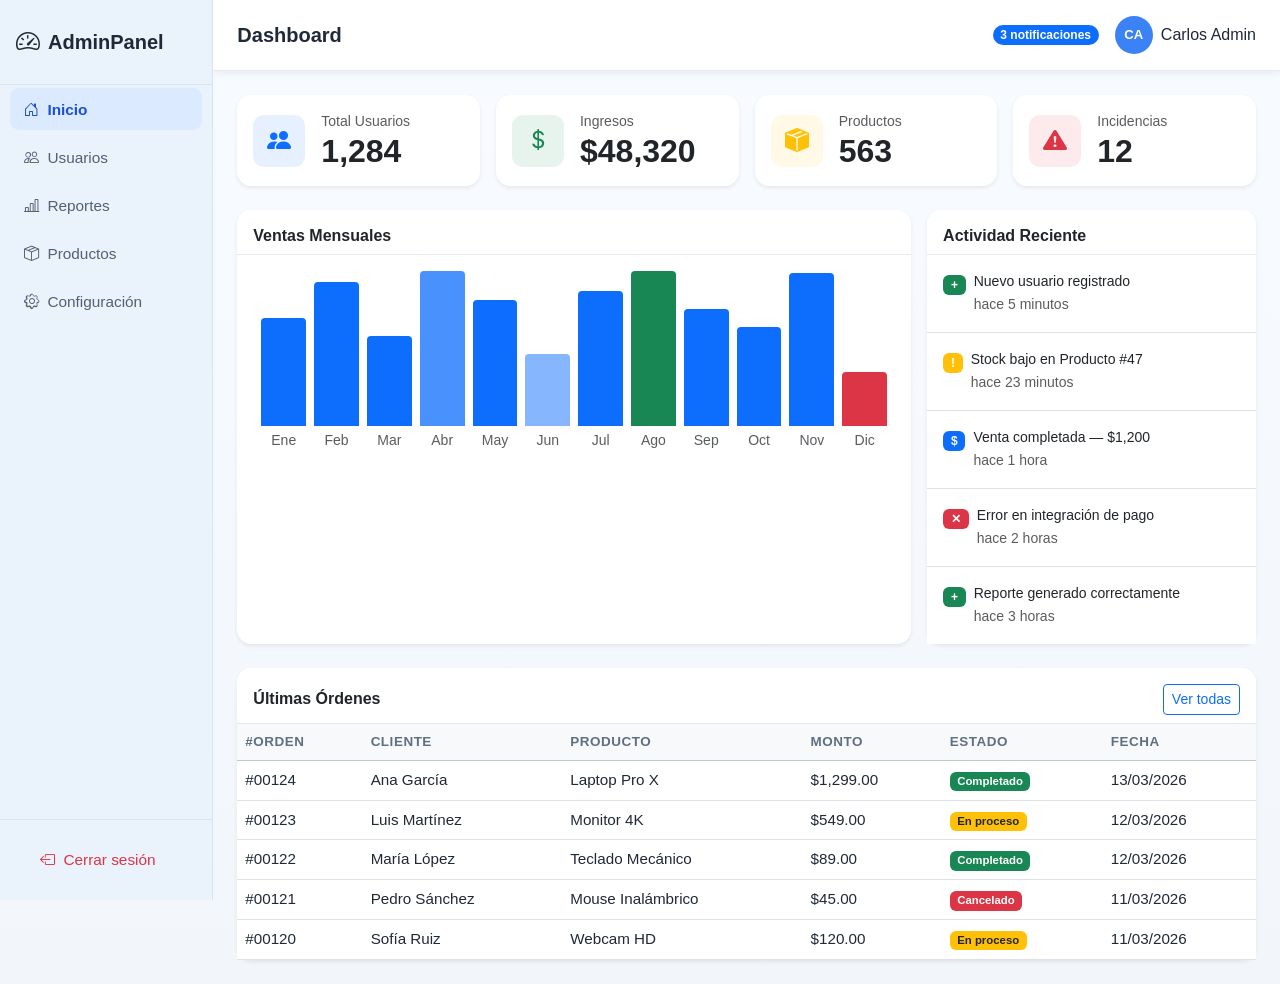
<file: laboratorio01.html>
<!DOCTYPE html>
<html lang="es">
<head>
  <meta charset="UTF-8" />
  <meta name="viewport" content="width=device-width, initial-scale=1.0" />
  <title>Dashboard Administrativo</title>
  <!-- Bootstrap 5 CSS -->
  <link
    href="https://cdn.jsdelivr.net/npm/bootstrap@5.3.3/dist/css/bootstrap.min.css"
    rel="stylesheet"
  />
  <!-- Bootstrap Icons -->
  <link
    href="https://cdn.jsdelivr.net/npm/bootstrap-icons@1.11.3/font/bootstrap-icons.min.css"
    rel="stylesheet"
  />
  <!-- Estilos personalizados -->
  <link rel="stylesheet" href="css/style01.css" />
</head>
<body>

  <!-- ======================================================
       WRAPPER PRINCIPAL — container-fluid ocupa todo el ancho
  ======================================================= -->
  <div class="container-fluid p-0">
    <div class="row g-0 min-vh-100">

      <!-- ================================================
           SIDEBAR — col fija de 2 columnas en md+
      ================================================= -->
      <aside class="col-12 col-md-2 sidebar d-flex flex-column">
        <!-- Logo / Marca -->
        <div class="sidebar-brand d-flex align-items-center gap-2 px-3 py-4">
          <i class="bi bi-speedometer2 fs-4"></i>
          <span class="fw-bold fs-5">AdminPanel</span>
        </div>

        <!-- Navegación -->
        <nav class="flex-grow-1">
          <ul class="nav flex-column">
            <li class="nav-item">
              <a href="#" class="nav-link active" data-section="inicio">
                <i class="bi bi-house-door me-2"></i>Inicio
              </a>
            </li>
            <li class="nav-item">
              <a href="#" class="nav-link" data-section="usuarios">
                <i class="bi bi-people me-2"></i>Usuarios
              </a>
            </li>
            <li class="nav-item">
              <a href="#" class="nav-link" data-section="reportes">
                <i class="bi bi-bar-chart-line me-2"></i>Reportes
              </a>
            </li>
            <li class="nav-item">
              <a href="#" class="nav-link" data-section="productos">
                <i class="bi bi-box-seam me-2"></i>Productos
              </a>
            </li>
            <li class="nav-item">
              <a href="#" class="nav-link" data-section="configuracion">
                <i class="bi bi-gear me-2"></i>Configuración
              </a>
            </li>
          </ul>
        </nav>

        <!-- Pie del sidebar -->
        <div class="sidebar-footer px-3 py-3">
          <a href="#" class="nav-link text-danger">
            <i class="bi bi-box-arrow-left me-2"></i>Cerrar sesión
          </a>
        </div>
      </aside>

      <!-- ================================================
           ÁREA DE CONTENIDO PRINCIPAL — col-12 col-md-10
      ================================================= -->
      <main class="col-12 col-md-10 main-content">

        <!-- Barra superior -->
        <header class="topbar d-flex align-items-center justify-content-between px-4 py-3">
          <h1 class="h5 mb-0 fw-semibold" id="topbar-title">Dashboard</h1>
          <div class="d-flex align-items-center gap-3">
            <span class="badge bg-primary rounded-pill">3 notificaciones</span>
            <div class="d-flex align-items-center gap-2">
              <div class="avatar">CA</div>
              <span class="d-none d-sm-inline fw-medium">Carlos Admin</span>
            </div>
          </div>
        </header>

        <!-- Contenido scrollable -->
        <div class="p-4">

          <!-- ╔══════════════════════════════════════════════╗
               ║  SECCIÓN: INICIO                           ║
               ╚══════════════════════════════════════════════╝ -->
          <section id="section-inicio">

          <!-- ── FILA 1: Tarjetas de métricas ──────────────── -->
          <div class="row g-3 mb-4">
            <div class="col-12 col-sm-6 col-xl-3">
              <div class="card metric-card border-0 shadow-sm h-100">
                <div class="card-body d-flex align-items-center gap-3">
                  <div class="metric-icon bg-primary bg-opacity-10 text-primary">
                    <i class="bi bi-people-fill fs-4"></i>
                  </div>
                  <div>
                    <p class="text-muted small mb-0">Total Usuarios</p>
                    <h2 class="fw-bold mb-0">1,284</h2>
                  </div>
                </div>
              </div>
            </div>

            <div class="col-12 col-sm-6 col-xl-3">
              <div class="card metric-card border-0 shadow-sm h-100">
                <div class="card-body d-flex align-items-center gap-3">
                  <div class="metric-icon bg-success bg-opacity-10 text-success">
                    <i class="bi bi-currency-dollar fs-4"></i>
                  </div>
                  <div>
                    <p class="text-muted small mb-0">Ingresos</p>
                    <h2 class="fw-bold mb-0">$48,320</h2>
                  </div>
                </div>
              </div>
            </div>

            <div class="col-12 col-sm-6 col-xl-3">
              <div class="card metric-card border-0 shadow-sm h-100">
                <div class="card-body d-flex align-items-center gap-3">
                  <div class="metric-icon bg-warning bg-opacity-10 text-warning">
                    <i class="bi bi-box-seam-fill fs-4"></i>
                  </div>
                  <div>
                    <p class="text-muted small mb-0">Productos</p>
                    <h2 class="fw-bold mb-0">563</h2>
                  </div>
                </div>
              </div>
            </div>

            <div class="col-12 col-sm-6 col-xl-3">
              <div class="card metric-card border-0 shadow-sm h-100">
                <div class="card-body d-flex align-items-center gap-3">
                  <div class="metric-icon bg-danger bg-opacity-10 text-danger">
                    <i class="bi bi-exclamation-triangle-fill fs-4"></i>
                  </div>
                  <div>
                    <p class="text-muted small mb-0">Incidencias</p>
                    <h2 class="fw-bold mb-0">12</h2>
                  </div>
                </div>
              </div>
            </div>
          </div>
          <!-- /FILA 1 -->

          <!-- ── FILA 2: Gráfico principal + actividad reciente ── -->
          <div class="row g-3 mb-4">
            <!-- Gráfico de ventas (8 columnas en lg) -->
            <div class="col-12 col-lg-8">
              <div class="card border-0 shadow-sm h-100">
                <div class="card-header bg-white border-0 pt-3">
                  <h6 class="fw-semibold mb-0">Ventas Mensuales</h6>
                </div>
                <div class="card-body">
                  <!-- Gráfico de barras simulado con CSS -->
                  <div class="chart-bars d-flex align-items-end gap-2 justify-content-between">
                    <div class="chart-bar-wrap text-center">
                      <div class="chart-bar bg-primary" style="height:60%"></div>
                      <small class="text-muted">Ene</small>
                    </div>
                    <div class="chart-bar-wrap text-center">
                      <div class="chart-bar bg-primary" style="height:80%"></div>
                      <small class="text-muted">Feb</small>
                    </div>
                    <div class="chart-bar-wrap text-center">
                      <div class="chart-bar bg-primary" style="height:50%"></div>
                      <small class="text-muted">Mar</small>
                    </div>
                    <div class="chart-bar-wrap text-center">
                      <div class="chart-bar bg-primary opacity-75" style="height:90%"></div>
                      <small class="text-muted">Abr</small>
                    </div>
                    <div class="chart-bar-wrap text-center">
                      <div class="chart-bar bg-primary" style="height:70%"></div>
                      <small class="text-muted">May</small>
                    </div>
                    <div class="chart-bar-wrap text-center">
                      <div class="chart-bar bg-primary opacity-50" style="height:40%"></div>
                      <small class="text-muted">Jun</small>
                    </div>
                    <div class="chart-bar-wrap text-center">
                      <div class="chart-bar bg-primary" style="height:75%"></div>
                      <small class="text-muted">Jul</small>
                    </div>
                    <div class="chart-bar-wrap text-center">
                      <div class="chart-bar bg-success" style="height:95%"></div>
                      <small class="text-muted">Ago</small>
                    </div>
                    <div class="chart-bar-wrap text-center">
                      <div class="chart-bar bg-primary" style="height:65%"></div>
                      <small class="text-muted">Sep</small>
                    </div>
                    <div class="chart-bar-wrap text-center">
                      <div class="chart-bar bg-primary" style="height:55%"></div>
                      <small class="text-muted">Oct</small>
                    </div>
                    <div class="chart-bar-wrap text-center">
                      <div class="chart-bar bg-primary" style="height:85%"></div>
                      <small class="text-muted">Nov</small>
                    </div>
                    <div class="chart-bar-wrap text-center">
                      <div class="chart-bar bg-danger" style="height:30%"></div>
                      <small class="text-muted">Dic</small>
                    </div>
                  </div>
                </div>
              </div>
            </div>

            <!-- Actividad reciente (4 columnas en lg) -->
            <div class="col-12 col-lg-4">
              <div class="card border-0 shadow-sm h-100">
                <div class="card-header bg-white border-0 pt-3">
                  <h6 class="fw-semibold mb-0">Actividad Reciente</h6>
                </div>
                <div class="card-body p-0">
                  <ul class="list-group list-group-flush">
                    <li class="list-group-item d-flex align-items-start gap-2 py-3">
                      <span class="badge bg-success mt-1">+</span>
                      <div>
                        <p class="mb-0 small fw-medium">Nuevo usuario registrado</p>
                        <small class="text-muted">hace 5 minutos</small>
                      </div>
                    </li>
                    <li class="list-group-item d-flex align-items-start gap-2 py-3">
                      <span class="badge bg-warning mt-1">!</span>
                      <div>
                        <p class="mb-0 small fw-medium">Stock bajo en Producto #47</p>
                        <small class="text-muted">hace 23 minutos</small>
                      </div>
                    </li>
                    <li class="list-group-item d-flex align-items-start gap-2 py-3">
                      <span class="badge bg-primary mt-1">$</span>
                      <div>
                        <p class="mb-0 small fw-medium">Venta completada — $1,200</p>
                        <small class="text-muted">hace 1 hora</small>
                      </div>
                    </li>
                    <li class="list-group-item d-flex align-items-start gap-2 py-3">
                      <span class="badge bg-danger mt-1">✕</span>
                      <div>
                        <p class="mb-0 small fw-medium">Error en integración de pago</p>
                        <small class="text-muted">hace 2 horas</small>
                      </div>
                    </li>
                    <li class="list-group-item d-flex align-items-start gap-2 py-3">
                      <span class="badge bg-success mt-1">+</span>
                      <div>
                        <p class="mb-0 small fw-medium">Reporte generado correctamente</p>
                        <small class="text-muted">hace 3 horas</small>
                      </div>
                    </li>
                  </ul>
                </div>
              </div>
            </div>
          </div>
          <!-- /FILA 2 -->

          <!-- ── FILA 3: Tabla de últimas órdenes ──────────── -->
          <div class="row g-3">
            <div class="col-12">
              <div class="card border-0 shadow-sm">
                <div class="card-header bg-white border-0 pt-3 d-flex justify-content-between align-items-center">
                  <h6 class="fw-semibold mb-0">Últimas Órdenes</h6>
                  <a href="#" class="btn btn-sm btn-outline-primary">Ver todas</a>
                </div>
                <div class="card-body p-0">
                  <div class="table-responsive">
                    <table class="table table-hover mb-0">
                      <thead class="table-light">
                        <tr>
                          <th scope="col">#Orden</th>
                          <th scope="col">Cliente</th>
                          <th scope="col">Producto</th>
                          <th scope="col">Monto</th>
                          <th scope="col">Estado</th>
                          <th scope="col">Fecha</th>
                        </tr>
                      </thead>
                      <tbody>
                        <tr>
                          <td>#00124</td>
                          <td>Ana García</td>
                          <td>Laptop Pro X</td>
                          <td>$1,299.00</td>
                          <td><span class="badge bg-success">Completado</span></td>
                          <td>13/03/2026</td>
                        </tr>
                        <tr>
                          <td>#00123</td>
                          <td>Luis Martínez</td>
                          <td>Monitor 4K</td>
                          <td>$549.00</td>
                          <td><span class="badge bg-warning text-dark">En proceso</span></td>
                          <td>12/03/2026</td>
                        </tr>
                        <tr>
                          <td>#00122</td>
                          <td>María López</td>
                          <td>Teclado Mecánico</td>
                          <td>$89.00</td>
                          <td><span class="badge bg-success">Completado</span></td>
                          <td>12/03/2026</td>
                        </tr>
                        <tr>
                          <td>#00121</td>
                          <td>Pedro Sánchez</td>
                          <td>Mouse Inalámbrico</td>
                          <td>$45.00</td>
                          <td><span class="badge bg-danger">Cancelado</span></td>
                          <td>11/03/2026</td>
                        </tr>
                        <tr>
                          <td>#00120</td>
                          <td>Sofía Ruiz</td>
                          <td>Webcam HD</td>
                          <td>$120.00</td>
                          <td><span class="badge bg-warning text-dark">En proceso</span></td>
                          <td>11/03/2026</td>
                        </tr>
                      </tbody>
                    </table>
                  </div>
                </div>
              </div>
            </div>
          </div>
          <!-- /FILA 3 -->

          </section><!-- /section-inicio -->

          <!-- ╔══════════════════════════════════════════════╗
               ║  SECCIÓN: USUARIOS                         ║
               ╚══════════════════════════════════════════════╝ -->
          <section id="section-usuarios" class="d-none">
            <div class="row g-3 mb-4">
              <div class="col-12">
                <div class="card border-0 shadow-sm">
                  <div class="card-header bg-white border-0 pt-3 d-flex justify-content-between align-items-center">
                    <h6 class="fw-semibold mb-0">Gestión de Usuarios</h6>
                    <button class="btn btn-sm btn-primary"><i class="bi bi-person-plus me-1"></i>Nuevo usuario</button>
                  </div>
                  <div class="card-body p-0">
                    <div class="table-responsive">
                      <table class="table table-hover mb-0">
                        <thead class="table-light">
                          <tr>
                            <th>#ID</th>
                            <th>Nombre</th>
                            <th>Correo</th>
                            <th>Rol</th>
                            <th>Estado</th>
                            <th>Acciones</th>
                          </tr>
                        </thead>
                        <tbody>
                          <tr>
                            <td>001</td><td>Ana García</td><td>ana@mail.com</td>
                            <td><span class="badge bg-primary">Admin</span></td>
                            <td><span class="badge bg-success">Activo</span></td>
                            <td>
                              <button class="btn btn-sm btn-outline-secondary me-1"><i class="bi bi-pencil"></i></button>
                              <button class="btn btn-sm btn-outline-danger"><i class="bi bi-trash"></i></button>
                            </td>
                          </tr>
                          <tr>
                            <td>002</td><td>Luis Martínez</td><td>luis@mail.com</td>
                            <td><span class="badge bg-secondary">Editor</span></td>
                            <td><span class="badge bg-success">Activo</span></td>
                            <td>
                              <button class="btn btn-sm btn-outline-secondary me-1"><i class="bi bi-pencil"></i></button>
                              <button class="btn btn-sm btn-outline-danger"><i class="bi bi-trash"></i></button>
                            </td>
                          </tr>
                          <tr>
                            <td>003</td><td>María López</td><td>maria@mail.com</td>
                            <td><span class="badge bg-info text-dark">Visor</span></td>
                            <td><span class="badge bg-warning text-dark">Inactivo</span></td>
                            <td>
                              <button class="btn btn-sm btn-outline-secondary me-1"><i class="bi bi-pencil"></i></button>
                              <button class="btn btn-sm btn-outline-danger"><i class="bi bi-trash"></i></button>
                            </td>
                          </tr>
                          <tr>
                            <td>004</td><td>Pedro Sánchez</td><td>pedro@mail.com</td>
                            <td><span class="badge bg-secondary">Editor</span></td>
                            <td><span class="badge bg-success">Activo</span></td>
                            <td>
                              <button class="btn btn-sm btn-outline-secondary me-1"><i class="bi bi-pencil"></i></button>
                              <button class="btn btn-sm btn-outline-danger"><i class="bi bi-trash"></i></button>
                            </td>
                          </tr>
                          <tr>
                            <td>005</td><td>Sofía Ruiz</td><td>sofia@mail.com</td>
                            <td><span class="badge bg-primary">Admin</span></td>
                            <td><span class="badge bg-success">Activo</span></td>
                            <td>
                              <button class="btn btn-sm btn-outline-secondary me-1"><i class="bi bi-pencil"></i></button>
                              <button class="btn btn-sm btn-outline-danger"><i class="bi bi-trash"></i></button>
                            </td>
                          </tr>
                        </tbody>
                      </table>
                    </div>
                  </div>
                </div>
              </div>
            </div>
          </section><!-- /section-usuarios -->

          <!-- ╔══════════════════════════════════════════════╗
               ║  SECCIÓN: REPORTES                         ║
               ╚══════════════════════════════════════════════╝ -->
          <section id="section-reportes" class="d-none">
            <div class="row g-3 mb-4">
              <div class="col-12 col-md-4">
                <div class="card border-0 shadow-sm text-center p-3">
                  <div class="metric-icon bg-primary bg-opacity-10 text-primary mx-auto mb-2">
                    <i class="bi bi-file-earmark-bar-graph fs-4"></i>
                  </div>
                  <h5 class="fw-bold">38</h5>
                  <p class="text-muted small mb-0">Reportes generados este mes</p>
                </div>
              </div>
              <div class="col-12 col-md-4">
                <div class="card border-0 shadow-sm text-center p-3">
                  <div class="metric-icon bg-success bg-opacity-10 text-success mx-auto mb-2">
                    <i class="bi bi-download fs-4"></i>
                  </div>
                  <h5 class="fw-bold">124</h5>
                  <p class="text-muted small mb-0">Descargas totales</p>
                </div>
              </div>
              <div class="col-12 col-md-4">
                <div class="card border-0 shadow-sm text-center p-3">
                  <div class="metric-icon bg-warning bg-opacity-10 text-warning mx-auto mb-2">
                    <i class="bi bi-clock-history fs-4"></i>
                  </div>
                  <h5 class="fw-bold">5</h5>
                  <p class="text-muted small mb-0">Reportes pendientes</p>
                </div>
              </div>
            </div>
            <div class="row g-3">
              <div class="col-12">
                <div class="card border-0 shadow-sm">
                  <div class="card-header bg-white border-0 pt-3">
                    <h6 class="fw-semibold mb-0">Reportes Disponibles</h6>
                  </div>
                  <div class="card-body">
                    <div class="list-group list-group-flush">
                      <div class="list-group-item d-flex justify-content-between align-items-center">
                        <div><i class="bi bi-file-earmark-text me-2 text-primary"></i>Reporte de Ventas — Febrero 2026</div>
                        <button class="btn btn-sm btn-outline-primary"><i class="bi bi-download"></i> Descargar</button>
                      </div>
                      <div class="list-group-item d-flex justify-content-between align-items-center">
                        <div><i class="bi bi-file-earmark-text me-2 text-primary"></i>Reporte de Usuarios — Q1 2026</div>
                        <button class="btn btn-sm btn-outline-primary"><i class="bi bi-download"></i> Descargar</button>
                      </div>
                      <div class="list-group-item d-flex justify-content-between align-items-center">
                        <div><i class="bi bi-file-earmark-text me-2 text-primary"></i>Reporte de Inventario — Marzo 2026</div>
                        <button class="btn btn-sm btn-outline-primary"><i class="bi bi-download"></i> Descargar</button>
                      </div>
                      <div class="list-group-item d-flex justify-content-between align-items-center">
                        <div><i class="bi bi-file-earmark-text me-2 text-warning"></i>Reporte de Incidencias — Pendiente</div>
                        <span class="badge bg-warning text-dark">En proceso</span>
                      </div>
                    </div>
                  </div>
                </div>
              </div>
            </div>
          </section><!-- /section-reportes -->

          <!-- ╔══════════════════════════════════════════════╗
               ║  SECCIÓN: PRODUCTOS                        ║
               ╚══════════════════════════════════════════════╝ -->
          <section id="section-productos" class="d-none">
            <div class="row g-3 mb-4">
              <div class="col-12 d-flex justify-content-between align-items-center">
                <h6 class="fw-semibold mb-0">Catálogo de Productos</h6>
                <button class="btn btn-sm btn-primary"><i class="bi bi-plus-lg me-1"></i>Agregar producto</button>
              </div>
            </div>
            <div class="row g-3">
              <div class="col-12 col-sm-6 col-lg-4">
                <div class="card border-0 shadow-sm h-100">
                  <div class="card-body">
                    <div class="d-flex justify-content-between">
                      <span class="badge bg-success mb-2">En stock</span>
                      <small class="text-muted">#P001</small>
                    </div>
                    <h6 class="fw-semibold">Laptop Pro X</h6>
                    <p class="text-muted small">Procesador i9, 32GB RAM, 1TB SSD</p>
                    <div class="d-flex justify-content-between align-items-center">
                      <span class="fw-bold text-primary">$1,299.00</span>
                      <span class="small text-muted">Stock: 42</span>
                    </div>
                  </div>
                </div>
              </div>
              <div class="col-12 col-sm-6 col-lg-4">
                <div class="card border-0 shadow-sm h-100">
                  <div class="card-body">
                    <div class="d-flex justify-content-between">
                      <span class="badge bg-success mb-2">En stock</span>
                      <small class="text-muted">#P002</small>
                    </div>
                    <h6 class="fw-semibold">Monitor 4K 27"</h6>
                    <p class="text-muted small">Panel IPS, 144Hz, HDR400</p>
                    <div class="d-flex justify-content-between align-items-center">
                      <span class="fw-bold text-primary">$549.00</span>
                      <span class="small text-muted">Stock: 18</span>
                    </div>
                  </div>
                </div>
              </div>
              <div class="col-12 col-sm-6 col-lg-4">
                <div class="card border-0 shadow-sm h-100">
                  <div class="card-body">
                    <div class="d-flex justify-content-between">
                      <span class="badge bg-warning text-dark mb-2">Stock bajo</span>
                      <small class="text-muted">#P003</small>
                    </div>
                    <h6 class="fw-semibold">Teclado Mecánico</h6>
                    <p class="text-muted small">Switch Red, RGB, TKL</p>
                    <div class="d-flex justify-content-between align-items-center">
                      <span class="fw-bold text-primary">$89.00</span>
                      <span class="small text-warning fw-semibold">Stock: 4</span>
                    </div>
                  </div>
                </div>
              </div>
              <div class="col-12 col-sm-6 col-lg-4">
                <div class="card border-0 shadow-sm h-100">
                  <div class="card-body">
                    <div class="d-flex justify-content-between">
                      <span class="badge bg-success mb-2">En stock</span>
                      <small class="text-muted">#P004</small>
                    </div>
                    <h6 class="fw-semibold">Mouse Inalámbrico</h6>
                    <p class="text-muted small">DPI ajustable, recargable</p>
                    <div class="d-flex justify-content-between align-items-center">
                      <span class="fw-bold text-primary">$45.00</span>
                      <span class="small text-muted">Stock: 97</span>
                    </div>
                  </div>
                </div>
              </div>
              <div class="col-12 col-sm-6 col-lg-4">
                <div class="card border-0 shadow-sm h-100">
                  <div class="card-body">
                    <div class="d-flex justify-content-between">
                      <span class="badge bg-success mb-2">En stock</span>
                      <small class="text-muted">#P005</small>
                    </div>
                    <h6 class="fw-semibold">Webcam HD 1080p</h6>
                    <p class="text-muted small">Con micrófono, plug &amp; play</p>
                    <div class="d-flex justify-content-between align-items-center">
                      <span class="fw-bold text-primary">$120.00</span>
                      <span class="small text-muted">Stock: 31</span>
                    </div>
                  </div>
                </div>
              </div>
              <div class="col-12 col-sm-6 col-lg-4">
                <div class="card border-0 shadow-sm h-100">
                  <div class="card-body">
                    <div class="d-flex justify-content-between">
                      <span class="badge bg-danger mb-2">Sin stock</span>
                      <small class="text-muted">#P006</small>
                    </div>
                    <h6 class="fw-semibold">Auriculares 7.1</h6>
                    <p class="text-muted small">Sonido surround, cancelación ruido</p>
                    <div class="d-flex justify-content-between align-items-center">
                      <span class="fw-bold text-primary">$210.00</span>
                      <span class="small text-danger fw-semibold">Stock: 0</span>
                    </div>
                  </div>
                </div>
              </div>
            </div>
          </section><!-- /section-productos -->

          <!-- ╔══════════════════════════════════════════════╗
               ║  SECCIÓN: CONFIGURACIÓN                    ║
               ╚══════════════════════════════════════════════╝ -->
          <section id="section-configuracion" class="d-none">
            <div class="row g-3">
              <div class="col-12 col-md-6">
                <div class="card border-0 shadow-sm">
                  <div class="card-header bg-white border-0 pt-3">
                    <h6 class="fw-semibold mb-0"><i class="bi bi-person-gear me-2"></i>Perfil de Administrador</h6>
                  </div>
                  <div class="card-body">
                    <div class="mb-3">
                      <label class="form-label small fw-medium">Nombre completo</label>
                      <input type="text" class="form-control" value="Carlos Admin">
                    </div>
                    <div class="mb-3">
                      <label class="form-label small fw-medium">Correo electrónico</label>
                      <input type="email" class="form-control" value="carlos@adminpanel.com">
                    </div>
                    <div class="mb-3">
                      <label class="form-label small fw-medium">Rol</label>
                      <input type="text" class="form-control" value="Administrador" disabled>
                    </div>
                    <button class="btn btn-primary btn-sm">Guardar cambios</button>
                  </div>
                </div>
              </div>
              <div class="col-12 col-md-6">
                <div class="card border-0 shadow-sm">
                  <div class="card-header bg-white border-0 pt-3">
                    <h6 class="fw-semibold mb-0"><i class="bi bi-shield-lock me-2"></i>Seguridad</h6>
                  </div>
                  <div class="card-body">
                    <div class="mb-3">
                      <label class="form-label small fw-medium">Contraseña actual</label>
                      <input type="password" class="form-control" placeholder="••••••••">
                    </div>
                    <div class="mb-3">
                      <label class="form-label small fw-medium">Nueva contraseña</label>
                      <input type="password" class="form-control" placeholder="••••••••">
                    </div>
                    <div class="mb-3">
                      <label class="form-label small fw-medium">Confirmar contraseña</label>
                      <input type="password" class="form-control" placeholder="••••••••">
                    </div>
                    <button class="btn btn-outline-danger btn-sm">Cambiar contraseña</button>
                  </div>
                </div>
              </div>
              <div class="col-12">
                <div class="card border-0 shadow-sm">
                  <div class="card-header bg-white border-0 pt-3">
                    <h6 class="fw-semibold mb-0"><i class="bi bi-toggles me-2"></i>Preferencias del Sistema</h6>
                  </div>
                  <div class="card-body">
                    <div class="row g-3">
                      <div class="col-12 col-sm-6">
                        <div class="form-check form-switch">
                          <input class="form-check-input" type="checkbox" id="notifEmail" checked>
                          <label class="form-check-label small" for="notifEmail">Notificaciones por correo</label>
                        </div>
                      </div>
                      <div class="col-12 col-sm-6">
                        <div class="form-check form-switch">
                          <input class="form-check-input" type="checkbox" id="notifSistema" checked>
                          <label class="form-check-label small" for="notifSistema">Notificaciones del sistema</label>
                        </div>
                      </div>
                      <div class="col-12 col-sm-6">
                        <div class="form-check form-switch">
                          <input class="form-check-input" type="checkbox" id="modoOscuro">
                          <label class="form-check-label small" for="modoOscuro">Modo oscuro</label>
                        </div>
                      </div>
                      <div class="col-12 col-sm-6">
                        <div class="form-check form-switch">
                          <input class="form-check-input" type="checkbox" id="backupAuto" checked>
                          <label class="form-check-label small" for="backupAuto">Respaldo automático</label>
                        </div>
                      </div>
                    </div>
                  </div>
                </div>
              </div>
            </div>
          </section><!-- /section-configuracion -->

        </div>
        <!-- /contenido scrollable -->
      </main>
      <!-- /ÁREA DE CONTENIDO -->

    </div><!-- /row -->
  </div><!-- /container-fluid -->

  <!-- Bootstrap 5 JS -->
  <script src="https://cdn.jsdelivr.net/npm/bootstrap@5.3.3/dist/js/bootstrap.bundle.min.js"></script>

  <script>
    const navLinks = document.querySelectorAll('.sidebar .nav-link[data-section]');
    const topbarTitle = document.getElementById('topbar-title');

    const sectionTitles = {
      inicio: 'Dashboard',
      usuarios: 'Usuarios',
      reportes: 'Reportes',
      productos: 'Productos',
      configuracion: 'Configuración'
    };

    navLinks.forEach(link => {
      link.addEventListener('click', function (e) {
        e.preventDefault();
        const target = this.dataset.section;

        // Actualizar classes activas en el sidebar
        navLinks.forEach(l => l.classList.remove('active'));
        this.classList.add('active');

        // Mostrar/ocultar secciones
        document.querySelectorAll('section[id^="section-"]').forEach(sec => {
          sec.classList.add('d-none');
        });
        document.getElementById('section-' + target).classList.remove('d-none');

        // Cambiar título de la topbar
        if (topbarTitle) topbarTitle.textContent = sectionTitles[target] || target;
      });
    });
  </script>
</body>
</html>
</file>
<file: css/style01.css>
/* Estilos personalizados para el Laboratorio DPW2 */

/* Tema base claro */
:root {
  --body-bg: #f8fafc;
  --surface-bg: #ffffff;
  --surface-soft: #f4f7fb;
  --sidebar-bg: #eef4fb;
  --sidebar-border: #d7e3f3;
  --text-main: #1f2937;
  --text-muted: #526173;
  --accent: #3b82f6;
  --accent-soft: #dbeafe;
  --line: #e3eaf2;
}

html,
body {
  background: linear-gradient(180deg, #f8fbff 0%, #f2f6fb 100%);
  color: var(--text-main);
  font-family: "Segoe UI", "Helvetica Neue", Arial, sans-serif;
}

/* Sidebar clara con texto oscuro */
.sidebar {
  background-color: var(--sidebar-bg);
  color: var(--text-main);
  min-height: 100vh;
  position: sticky;
  top: 0;
  height: 100vh;
  overflow-y: auto;
  border-right: 1px solid var(--sidebar-border);
}

.sidebar-brand {
  color: var(--text-main);
  border-bottom: 1px solid var(--sidebar-border);
}

.sidebar .nav-link {
  color: var(--text-muted);
  border-radius: 0.6rem;
  margin: 3px 10px;
  padding: 0.6rem 0.9rem;
  transition: background-color 0.2s, color 0.2s;
  font-size: 0.95rem;
}

.sidebar .nav-link:hover {
  background-color: var(--surface-bg);
  color: var(--text-main);
}

.sidebar .nav-link.active {
  background-color: var(--accent-soft);
  color: #1d4ed8;
  font-weight: 700;
}

.sidebar-footer {
  border-top: 1px solid var(--sidebar-border);
}

.sidebar-footer .nav-link {
  font-size: 0.9rem;
}

/* Topbar clara */
.topbar {
  background-color: var(--surface-bg);
  border-bottom: 1px solid var(--line);
  position: sticky;
  top: 0;
  z-index: 100;
  box-shadow: 0 2px 8px rgba(40, 60, 90, 0.08);
}

.topbar h1 {
  color: var(--text-main);
}

.avatar {
  width: 38px;
  height: 38px;
  border-radius: 50%;
  background-color: var(--accent);
  color: #ffffff;
  display: flex;
  align-items: center;
  justify-content: center;
  font-size: 0.82rem;
  font-weight: 700;
  flex-shrink: 0;
}

/* Contenido principal */
.main-content {
  background-color: transparent;
  overflow-y: auto;
}

.metric-card {
  border-radius: 0.9rem;
  border: 1px solid var(--line);
  background-color: var(--surface-bg);
  transition: transform 0.15s, box-shadow 0.15s;
}

.metric-card:hover {
  transform: translateY(-2px);
  box-shadow: 0 10px 24px rgba(35, 55, 90, 0.1) !important;
}

.metric-icon {
  width: 52px;
  height: 52px;
  border-radius: 0.7rem;
  display: flex;
  align-items: center;
  justify-content: center;
  flex-shrink: 0;
}

.chart-bars {
  height: 180px;
  padding: 0 0.5rem;
}

.chart-bar-wrap {
  flex: 1;
  display: flex;
  flex-direction: column;
  align-items: center;
  justify-content: flex-end;
  height: 100%;
  gap: 4px;
}

.chart-bar {
  width: 100%;
  border-radius: 4px 4px 0 0;
  transition: opacity 0.2s;
  min-height: 4px;
}

.chart-bar:hover {
  opacity: 0.78;
  cursor: pointer;
}

.card {
  border-radius: 0.9rem;
  border: 1px solid var(--line);
  background-color: var(--surface-bg);
}

.card-header {
  border-radius: 0.9rem 0.9rem 0 0 !important;
  border-bottom: 1px solid var(--line) !important;
}

.table th {
  font-weight: 700;
  font-size: 0.84rem;
  text-transform: uppercase;
  letter-spacing: 0.04em;
  color: #5f6f82;
}

.table td {
  vertical-align: middle;
  color: var(--text-main);
  font-size: 0.94rem;
}

/* CELULAR: hasta 767.98px */
@media (max-width: 767.98px) {
  html {
    font-size: 14px;
  }

  :root {
    --sidebar-bg: #f2f7ff;
    --surface-bg: #ffffff;
  }

  .sidebar {
    display: none !important;
  }

  .sidebar .nav-link {
    font-size: 0.86rem;
    padding: 0.5rem 0.75rem;
  }

  .sidebar-footer {
    display: none !important;
  }

  .sidebar-brand span {
    display: none;
  }
}

/* TABLET: 768px a 991.98px */
@media (min-width: 768px) and (max-width: 991.98px) {
  html {
    font-size: 15px;
  }

  :root {
    --sidebar-bg: #edf5ff;
    --surface-bg: #ffffff;
    --body-bg: #f5f8fd;
  }

  .sidebar .nav-link {
    font-size: 0.9rem;
  }

  .topbar h1 {
    font-size: 1.15rem;
  }
}

/* PC: desde 992px */
@media (min-width: 992px) {
  html {
    font-size: 16px;
  }

  :root {
    --sidebar-bg: #eaf2fc;
    --surface-bg: #ffffff;
    --body-bg: #f4f7fb;
  }

  .sidebar .nav-link {
    font-size: 0.96rem;
  }

  .topbar h1 {
    font-size: 1.25rem;
  }

  .table td {
    font-size: 0.95rem;
  }
}
</file>
<file: css/style02.css>
/* Estilos personalizados para el Laboratorio DPW2 */

/* Tema base claro */
:root {
  --body-bg: #f8fafc;
  --surface-bg: #ffffff;
  --surface-soft: #f4f7fb;
  --sidebar-bg: #eef4fb;
  --sidebar-border: #d7e3f3;
  --text-main: #1f2937;
  --text-muted: #526173;
  --accent: #3b82f6;
  --accent-soft: #dbeafe;
  --line: #e3eaf2;
}

html,
body {
  background: linear-gradient(180deg, #f8fbff 0%, #f2f6fb 100%);
  color: var(--text-main);
  font-family: "Segoe UI", "Helvetica Neue", Arial, sans-serif;
}

/* Sidebar clara con texto oscuro */
.sidebar {
  background-color: var(--sidebar-bg);
  color: var(--text-main);
  min-height: 100vh;
  position: sticky;
  top: 0;
  height: 100vh;
  overflow-y: auto;
  border-right: 1px solid var(--sidebar-border);
}

.sidebar-brand {
  color: var(--text-main);
  border-bottom: 1px solid var(--sidebar-border);
}

.sidebar .nav-link {
  color: var(--text-muted);
  border-radius: 0.6rem;
  margin: 3px 10px;
  padding: 0.6rem 0.9rem;
  transition: background-color 0.2s, color 0.2s;
  font-size: 0.95rem;
}

.sidebar .nav-link:hover {
  background-color: var(--surface-bg);
  color: var(--text-main);
}

.sidebar .nav-link.active {
  background-color: var(--accent-soft);
  color: #1d4ed8;
  font-weight: 700;
}

.sidebar-footer {
  border-top: 1px solid var(--sidebar-border);
}

.sidebar-footer .nav-link {
  font-size: 0.9rem;
}

/* Topbar clara */
.topbar {
  background-color: var(--surface-bg);
  border-bottom: 1px solid var(--line);
  position: sticky;
  top: 0;
  z-index: 100;
  box-shadow: 0 2px 8px rgba(40, 60, 90, 0.08);
}

.topbar h1 {
  color: var(--text-main);
}

.avatar {
  width: 38px;
  height: 38px;
  border-radius: 50%;
  background-color: var(--accent);
  color: #ffffff;
  display: flex;
  align-items: center;
  justify-content: center;
  font-size: 0.82rem;
  font-weight: 700;
  flex-shrink: 0;
}

/* Contenido principal */
.main-content {
  background-color: transparent;
  overflow-y: auto;
}

.metric-card {
  border-radius: 0.9rem;
  border: 1px solid var(--line);
  background-color: var(--surface-bg);
  transition: transform 0.15s, box-shadow 0.15s;
}

.metric-card:hover {
  transform: translateY(-2px);
  box-shadow: 0 10px 24px rgba(35, 55, 90, 0.1) !important;
}

.metric-icon {
  width: 52px;
  height: 52px;
  border-radius: 0.7rem;
  display: flex;
  align-items: center;
  justify-content: center;
  flex-shrink: 0;
}

.chart-bars {
  height: 180px;
  padding: 0 0.5rem;
}

.chart-bar-wrap {
  flex: 1;
  display: flex;
  flex-direction: column;
  align-items: center;
  justify-content: flex-end;
  height: 100%;
  gap: 4px;
}

.chart-bar {
  width: 100%;
  border-radius: 4px 4px 0 0;
  transition: opacity 0.2s;
  min-height: 4px;
}

.chart-bar:hover {
  opacity: 0.78;
  cursor: pointer;
}

.card {
  border-radius: 0.9rem;
  border: 1px solid var(--line);
  background-color: var(--surface-bg);
}

.card-header {
  border-radius: 0.9rem 0.9rem 0 0 !important;
  border-bottom: 1px solid var(--line) !important;
}

.table th {
  font-weight: 700;
  font-size: 0.84rem;
  text-transform: uppercase;
  letter-spacing: 0.04em;
  color: #5f6f82;
}

.table td {
  vertical-align: middle;
  color: var(--text-main);
  font-size: 0.94rem;
}

.sidebar-backdrop {
  display: none;
}

/* CELULAR: hasta 767.98px */
@media (max-width: 767.98px) {
  html {
    font-size: 14px;
  }

  :root {
    --sidebar-bg: #f2f7ff;
    --surface-bg: #ffffff;
  }

  .sidebar {
    display: flex !important;
    position: fixed;
    top: 0;
    left: 0;
    right: 0;
    height: auto;
    min-height: 0;
    max-height: 78vh;
    transform: translateY(-110%);
    transition: transform 0.28s ease;
    z-index: 1200;
    border-right: 0;
    border-bottom: 1px solid var(--sidebar-border);
    box-shadow: 0 14px 28px rgba(20, 30, 50, 0.18);
  }

  body.sidebar-mobile-open .sidebar {
    transform: translateY(0);
  }

  .sidebar-backdrop {
    display: block;
    position: fixed;
    inset: 0;
    background: rgba(20, 30, 50, 0.26);
    opacity: 0;
    pointer-events: none;
    transition: opacity 0.2s ease;
    z-index: 1100;
  }

  body.sidebar-mobile-open .sidebar-backdrop {
    opacity: 1;
    pointer-events: auto;
  }

  .sidebar nav .nav {
    flex-direction: column !important;
    flex-wrap: nowrap;
  }

  .sidebar .nav-link {
    font-size: 0.86rem;
    padding: 0.5rem 0.75rem;
  }

  .sidebar-footer {
    display: block !important;
  }

  .sidebar-brand span {
    display: inline;
  }
}

/* TABLET: 768px a 991.98px */
@media (min-width: 768px) and (max-width: 991.98px) {
  html {
    font-size: 15px;
  }

  :root {
    --sidebar-bg: #edf5ff;
    --surface-bg: #ffffff;
    --body-bg: #f5f8fd;
  }

  .sidebar .nav-link {
    font-size: 0.9rem;
  }

  .topbar h1 {
    font-size: 1.15rem;
  }
}

/* PC: desde 992px */
@media (min-width: 992px) {
  html {
    font-size: 16px;
  }

  :root {
    --sidebar-bg: #eaf2fc;
    --surface-bg: #ffffff;
    --body-bg: #f4f7fb;
  }

  .sidebar .nav-link {
    font-size: 0.96rem;
  }

  .topbar h1 {
    font-size: 1.25rem;
  }

  .table td {
    font-size: 0.95rem;
  }
}
</file>
<file: css/style03.css>
/* Estilos personalizados para el Laboratorio DPW2 */

/* Tema base claro */
:root {
  --body-bg: #f8fafc;
  --surface-bg: #ffffff;
  --surface-soft: #f4f7fb;
  --sidebar-bg: #eef4fb;
  --sidebar-border: #d7e3f3;
  --text-main: #1f2937;
  --text-muted: #526173;
  --accent: #3b82f6;
  --accent-soft: #dbeafe;
  --line: #e3eaf2;
}

html,
body {
  background: linear-gradient(180deg, #f8fbff 0%, #f2f6fb 100%);
  color: var(--text-main);
  font-family: "Segoe UI", "Helvetica Neue", Arial, sans-serif;
}

.mobile-admin-nav {
  display: none;
}

/* Sidebar clara con texto oscuro */
.sidebar {
  background-color: var(--sidebar-bg);
  color: var(--text-main);
  min-height: 100vh;
  position: sticky;
  top: 0;
  height: 100vh;
  overflow-y: auto;
  border-right: 1px solid var(--sidebar-border);
}

.sidebar-brand {
  color: var(--text-main);
  border-bottom: 1px solid var(--sidebar-border);
}

.sidebar .nav-link {
  color: var(--text-muted);
  border-radius: 0.6rem;
  margin: 3px 10px;
  padding: 0.6rem 0.9rem;
  transition: background-color 0.2s, color 0.2s;
  font-size: 0.95rem;
}

.sidebar .nav-link:hover {
  background-color: var(--surface-bg);
  color: var(--text-main);
}

.sidebar .nav-link.active {
  background-color: var(--accent-soft);
  color: #1d4ed8;
  font-weight: 700;
}

.sidebar-footer {
  border-top: 1px solid var(--sidebar-border);
}

.sidebar-footer .nav-link {
  font-size: 0.9rem;
}

/* Topbar clara */
.topbar {
  background-color: var(--surface-bg);
  border-bottom: 1px solid var(--line);
  position: sticky;
  top: 0;
  z-index: 100;
  box-shadow: 0 2px 8px rgba(40, 60, 90, 0.08);
}

.topbar h1 {
  color: var(--text-main);
}

.avatar {
  width: 38px;
  height: 38px;
  border-radius: 50%;
  background-color: var(--accent);
  color: #ffffff;
  display: flex;
  align-items: center;
  justify-content: center;
  font-size: 0.82rem;
  font-weight: 700;
  flex-shrink: 0;
}

/* Contenido principal */
.main-content {
  background-color: transparent;
  overflow-y: auto;
}

.metric-card {
  border-radius: 0.9rem;
  border: 1px solid var(--line);
  background-color: var(--surface-bg);
  transition: transform 0.15s, box-shadow 0.15s;
}

.metric-card:hover {
  transform: translateY(-2px);
  box-shadow: 0 10px 24px rgba(35, 55, 90, 0.1) !important;
}

.metric-icon {
  width: 52px;
  height: 52px;
  border-radius: 0.7rem;
  display: flex;
  align-items: center;
  justify-content: center;
  flex-shrink: 0;
}

.chart-bars {
  height: 180px;
  padding: 0 0.5rem;
}

.chart-bar-wrap {
  flex: 1;
  display: flex;
  flex-direction: column;
  align-items: center;
  justify-content: flex-end;
  height: 100%;
  gap: 4px;
}

.chart-bar {
  width: 100%;
  border-radius: 4px 4px 0 0;
  transition: opacity 0.2s;
  min-height: 4px;
}

.chart-bar:hover {
  opacity: 0.78;
  cursor: pointer;
}

.card {
  border-radius: 0.9rem;
  border: 1px solid var(--line);
  background-color: var(--surface-bg);
}

.card-header {
  border-radius: 0.9rem 0.9rem 0 0 !important;
  border-bottom: 1px solid var(--line) !important;
}

.table th {
  font-weight: 700;
  font-size: 0.84rem;
  text-transform: uppercase;
  letter-spacing: 0.04em;
  color: #5f6f82;
}

.table td {
  vertical-align: middle;
  color: var(--text-main);
  font-size: 0.94rem;
}

.sidebar-backdrop {
  display: none;
}

/* CELULAR: hasta 767.98px */
@media (max-width: 767.98px) {
  html {
    font-size: 14px;
  }

  :root {
    --sidebar-bg: #f2f7ff;
    --surface-bg: #ffffff;
  }

  .sidebar {
    display: flex !important;
    position: fixed;
    top: 0;
    left: 0;
    width: min(82vw, 300px);
    height: 100vh;
    min-height: 100vh;
    max-height: 100vh;
    transform: translateX(-110%);
    transition: transform 0.28s ease;
    z-index: 1200;
    border-right: 1px solid var(--sidebar-border);
    border-bottom: 0;
    box-shadow: 0 14px 28px rgba(20, 30, 50, 0.18);
  }

  body.sidebar-mobile-open .sidebar {
    transform: translateX(0);
  }

  .mobile-admin-nav {
    position: fixed;
    top: 0;
    left: 0;
    right: 0;
    height: 56px;
    display: flex;
    align-items: center;
    justify-content: space-between;
    padding: 0.6rem 0.9rem;
    background-color: var(--surface-bg);
    border-bottom: 1px solid var(--line);
    z-index: 1250;
    box-shadow: 0 2px 10px rgba(40, 60, 90, 0.08);
  }

  .mobile-admin-nav .btn {
    font-size: 0.88rem;
    font-weight: 600;
  }

  .topbar {
    display: none !important;
  }

  .main-content {
    padding-top: 56px;
  }

  .sidebar-backdrop {
    display: block;
    position: fixed;
    inset: 0;
    background: rgba(20, 30, 50, 0.26);
    opacity: 0;
    pointer-events: none;
    transition: opacity 0.2s ease;
    z-index: 1100;
  }

  body.sidebar-mobile-open .sidebar-backdrop {
    opacity: 1;
    pointer-events: auto;
  }

  .sidebar nav .nav {
    flex-direction: column !important;
    flex-wrap: nowrap;
  }

  .sidebar .nav-link {
    font-size: 0.86rem;
    padding: 0.5rem 0.75rem;
  }

  .sidebar-footer {
    display: block !important;
  }

  .sidebar-brand span {
    display: inline;
  }
}

/* TABLET: 768px a 991.98px */
@media (min-width: 768px) and (max-width: 991.98px) {
  html {
    font-size: 15px;
  }

  :root {
    --sidebar-bg: #edf5ff;
    --surface-bg: #ffffff;
    --body-bg: #f5f8fd;
  }

  .sidebar .nav-link {
    font-size: 0.9rem;
  }

  .topbar h1 {
    font-size: 1.15rem;
  }
}

/* PC: desde 992px */
@media (min-width: 992px) {
  html {
    font-size: 16px;
  }

  :root {
    --sidebar-bg: #eaf2fc;
    --surface-bg: #ffffff;
    --body-bg: #f4f7fb;
  }

  .sidebar .nav-link {
    font-size: 0.96rem;
  }

  .topbar h1 {
    font-size: 1.25rem;
  }

  .table td {
    font-size: 0.95rem;
  }
}
</file>
